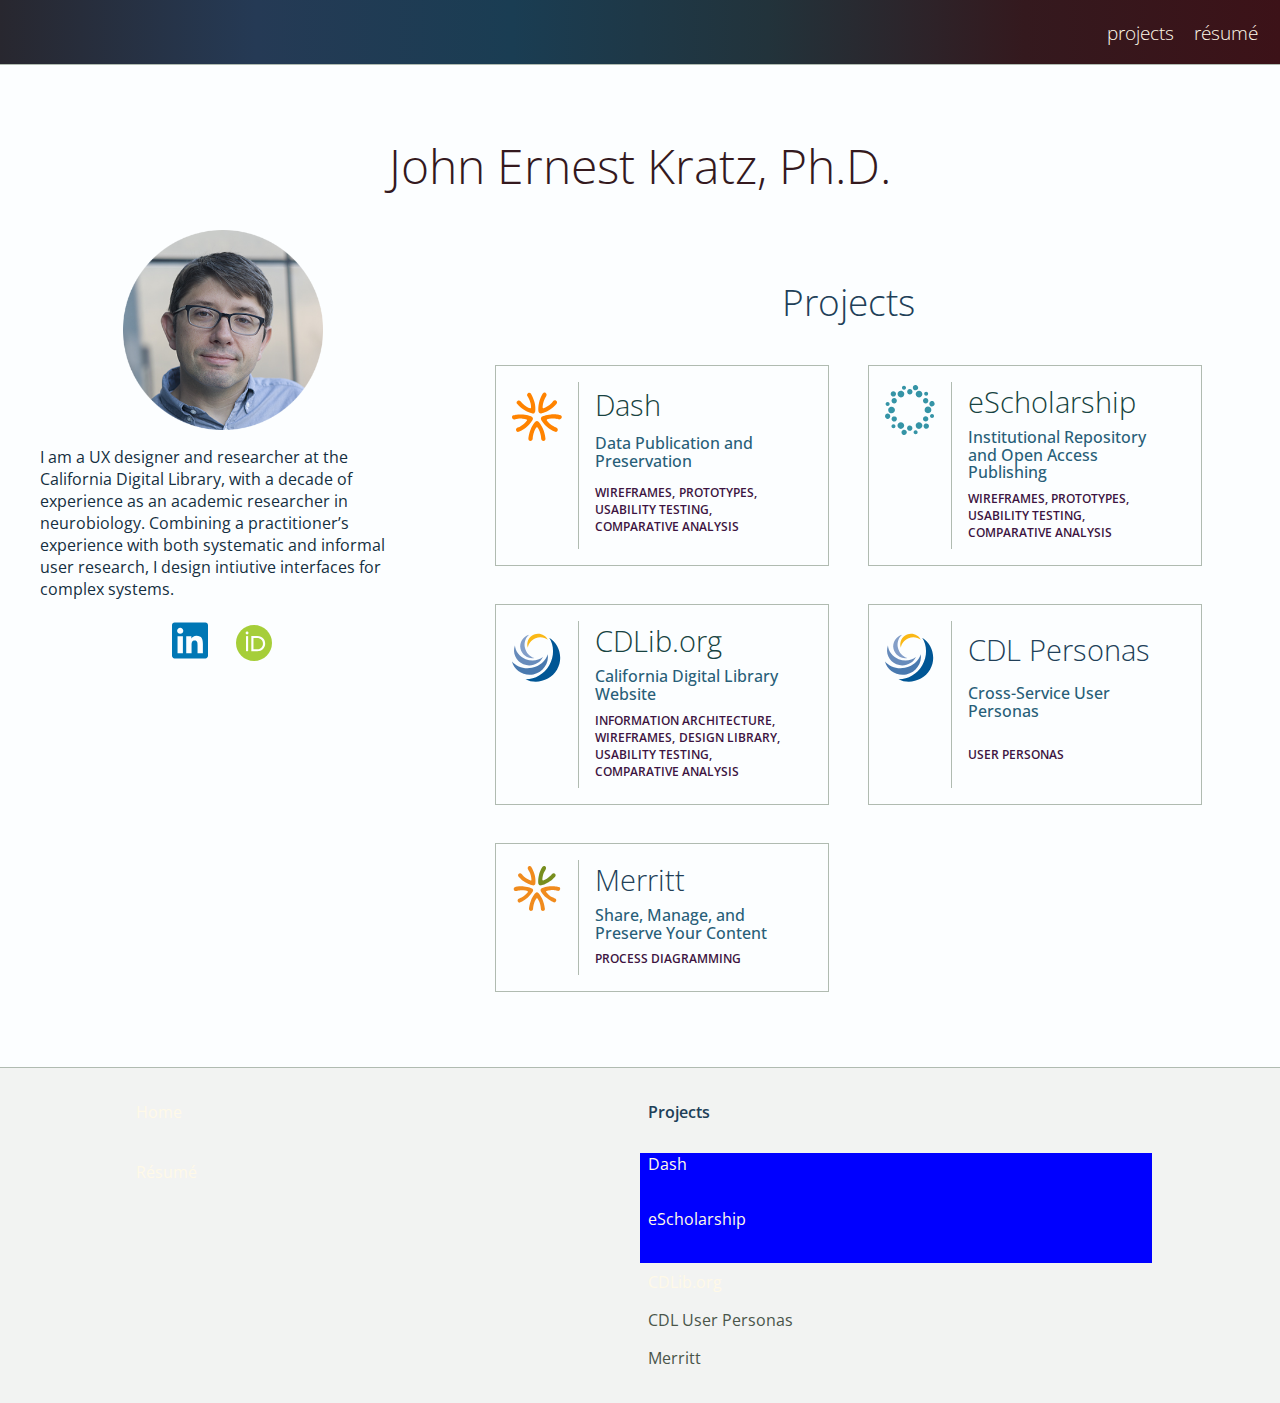
<file: index.html>
<!doctype html>
<html lang="en">
	<head>
		<title>John Kratz</title>
		<meta charset="utf-8">
        <meta name="viewport" content="width=device-width, initial-scale=1.0, user-scalable=yes">
		<link href="https://fonts.googleapis.com/css?family=Open+Sans:300,400,600" rel="stylesheet">
		<link rel="stylesheet" type="text/css" href="css/base_styles.css">
		<link rel="stylesheet" type="text/css" href="css/navbar.css">
        <link rel="stylesheet" type="text/css" href="css/index.css">
<!--        <link rel="stylesheet" type="text/css" href="css/portfolio.css">-->
        <style>

        </style>
	</head>
	<body>
        <nav id="top-nav" role="banner">
            <img src="images/headshot-portrait.jpg" alt="photo of john kratz">
            <a id="site-title" href="index.html">John Kratz, PhD</a>
            <a href="index.html#portfolio">projects</a>
            <a href="resume.html">résumé</a>
		</nav>
		<!-- add content here -->
		<div id="main_container" role="main">
			<h1>John Ernest Kratz, Ph.D.</h1>
			<div id="index-page-container">
            <div id="personal-info">
                <img src="images/headshot.png" alt="photo of john k." id="headshot">
                <p>I am a UX designer and researcher at the California Digital Library, with a decade of experience as an academic researcher in neurobiology. Combining a practitioner’s experience with both systematic and informal user research, I design intiutive interfaces for complex systems.</p>
                <div id="profile-links">
                    <a href="http://www.linkedin.com/in/johnekratz/"><img src="images/icons/linkedin-brands.svg" alt="LinkedIn"></a>
                    <a href="https://orcid.org/0000-0002-9610-5370"><img src="images/icons/ORCIDiD_iconvector.svg" alt="ORCID ID"></a>
                </div>
            </div>

            <div id="portfolio">
				<h2 id="portfolio-title">Projects</h2>
                <div id="projects">
         			<div class="project" id="project-dash">
						<div class="project-logo">
							<img src="images/logos/dash-burst.svg" alt="circular logo made from five orange V shapes">
						</div>
						
						<div class="project-title">
							<h2><a href="dash.html">Dash</a></h2>
						</div>
						
						<div class="project-tagline">
							<p>Data Publication and Preservation</p>
						</div>
						
						<div class="project-skills">
							<ul>
								<li>wireframes,</li>
								<li>prototypes,</li>
								<li>usability testing,</li>
								<li>comparative analysis</li>
							</ul>
						</div>
<!--					</a>-->
						</div>
							<div class="project">
<!--							<a href="escholarship.html">-->

								<div class="project-logo">
									<img src="images/logos/escholarship-burst.svg" alt="circular logo made of blue dots">
								</div>
								<div class="project-title">
									<h2><a href="escholarship.html">eScholarship</a></h2>
								</div>
								<div class="project-tagline">
									<p>Institutional Repository and Open Access Publishing</p>
								</div>
									<div class="project-skills">
										<ul>
											<li>wireframes,</li>
											<li>prototypes,</li>
											<li>usability testing,</li>
											<li>comparative analysis</li>
										</ul>
									</div>
<!--							</a>-->
							</div>
					<div class="project">						
						<div class="project-logo">
							<img src="images/logos/cdl-swirl.svg" alt="circular swirling yellow and blue logo">
						</div>
						
						<div class="project-title">
							<h2><a href="cdlib.html">CDLib.org</a></h2>
						</div>
						
						<div class="project-tagline">
							<p>California Digital Library Website</p>
						</div>
						
						<div class="project-skills">
							<ul>
								<li>information architecture,</li>
								<li>wireframes,</li>
								<li>design library,</li>
								<li>usability testing,</li>
								<li>comparative analysis</li>
							</ul>
						</div>
					</div>
					
					<div class="project">						
						<div class="project-logo">
							<img src="images/logos/cdl-swirl.svg" alt="circular swirling yellow and blue logo">
						</div>

						<div class="project-title">
							<h2>CDL Personas</h2>
						</div>

						<div class="project-tagline">
							<p>Cross-Service User Personas</p>
						</div>

						<div class="project-skills">
							<ul>
								<li>user personas</li>
							</ul>
						</div>
					</div>
                 	<div class="project">						
						<div class="project-logo">
							<img src="images/logos/merritt-burst.svg" alt="circular logo made from five orange V shapes">
						</div>

						<div class="project-title">
							<h2>Merritt</h2>
						</div>

						<div class="project-tagline">
							<p>Share, Manage, and Preserve Your Content</p>
						</div>

						<div class="project-skills">
							<ul>
								<li>process diagramming</li>
							</ul>
						</div>
					</div>
					</div>
				</div>
                </div>
            </div>

	</body>
	<footer>
		<nav id="footer-nav">
			<div>
				<a href="index.html">Home</a>
				<a href="resume.html">Résumé</a>
			</div>
			<div>
				<h2>Projects</h2>
				<div id="footer-project-links">
					<div><a href="dash.html">Dash</a></div>
					<div><a href="escholarship.html">eScholarship</a></div>
					<a href="cdlib.html">CDLib.org</a>
					<a href="">CDL User Personas</a>
					<a href="">Merritt</a>
				</div>
			</div>

		</nav>

	</footer>
</html>
</file>
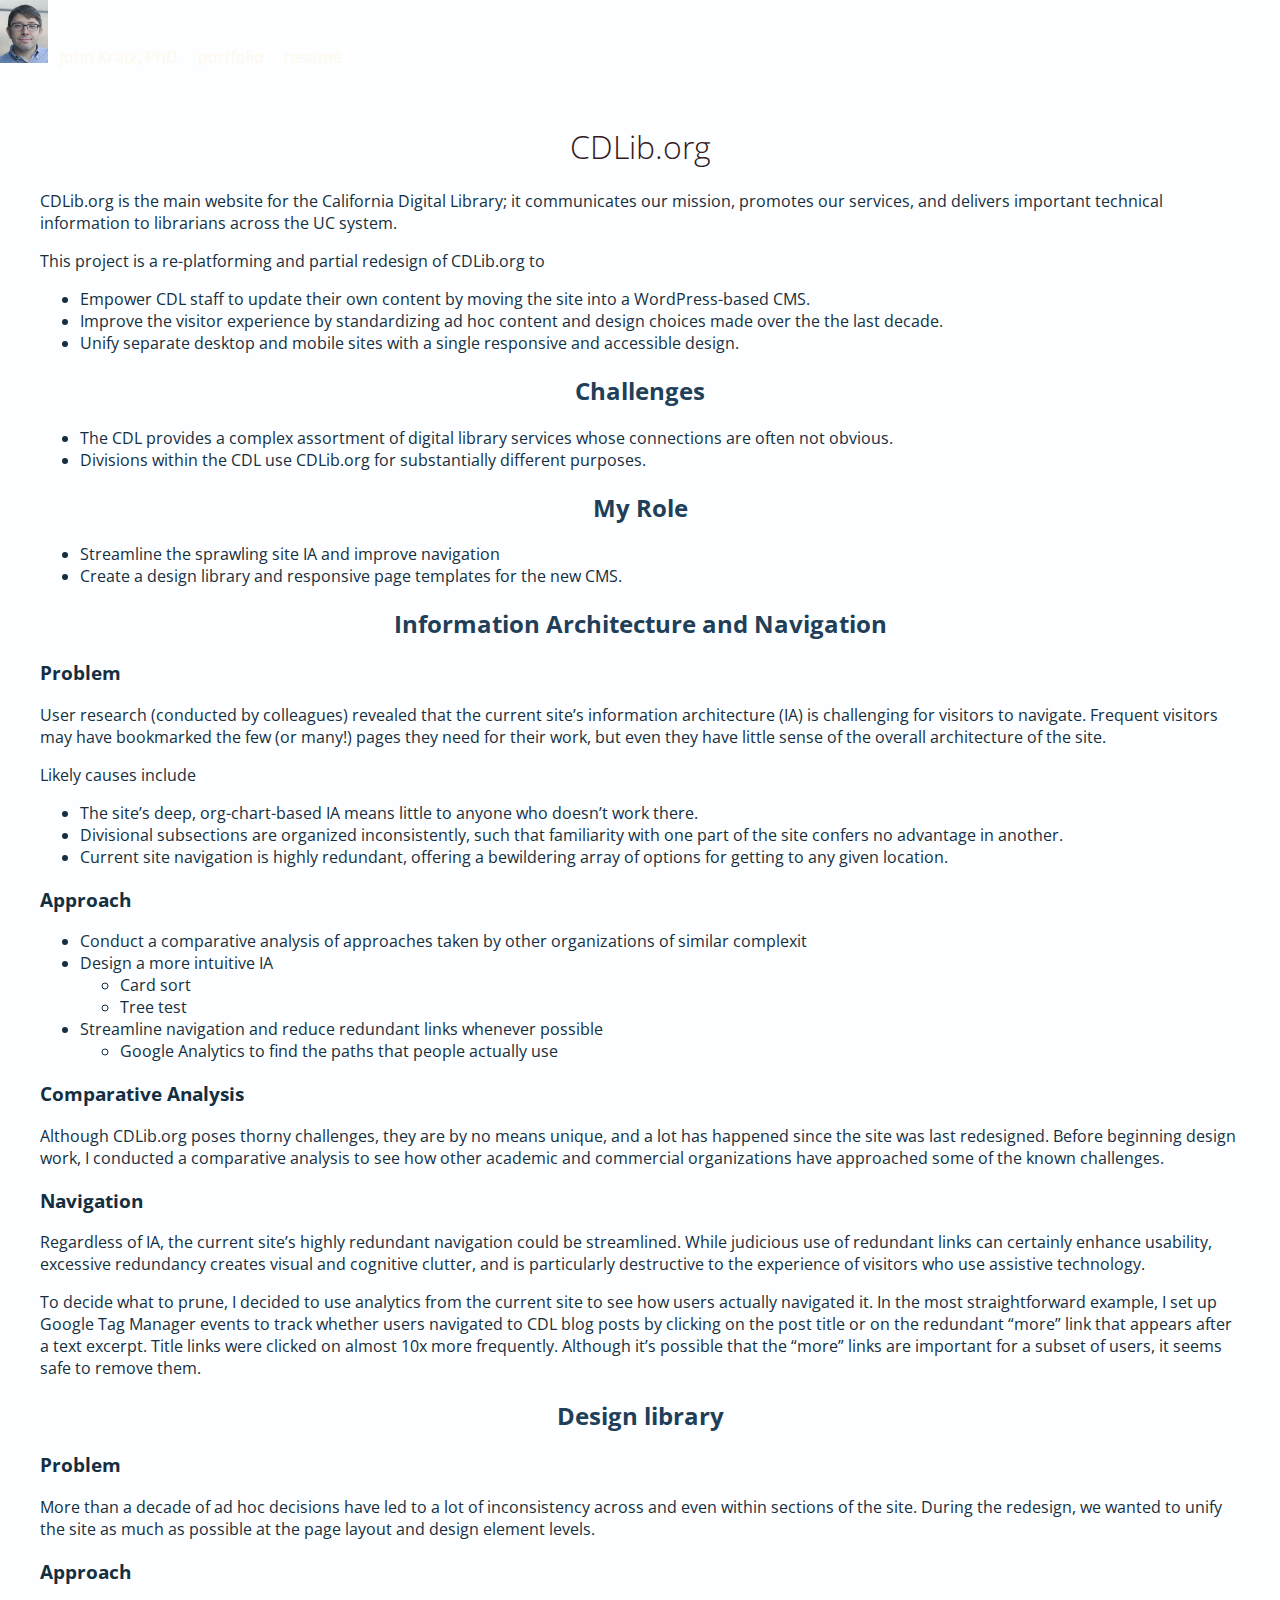
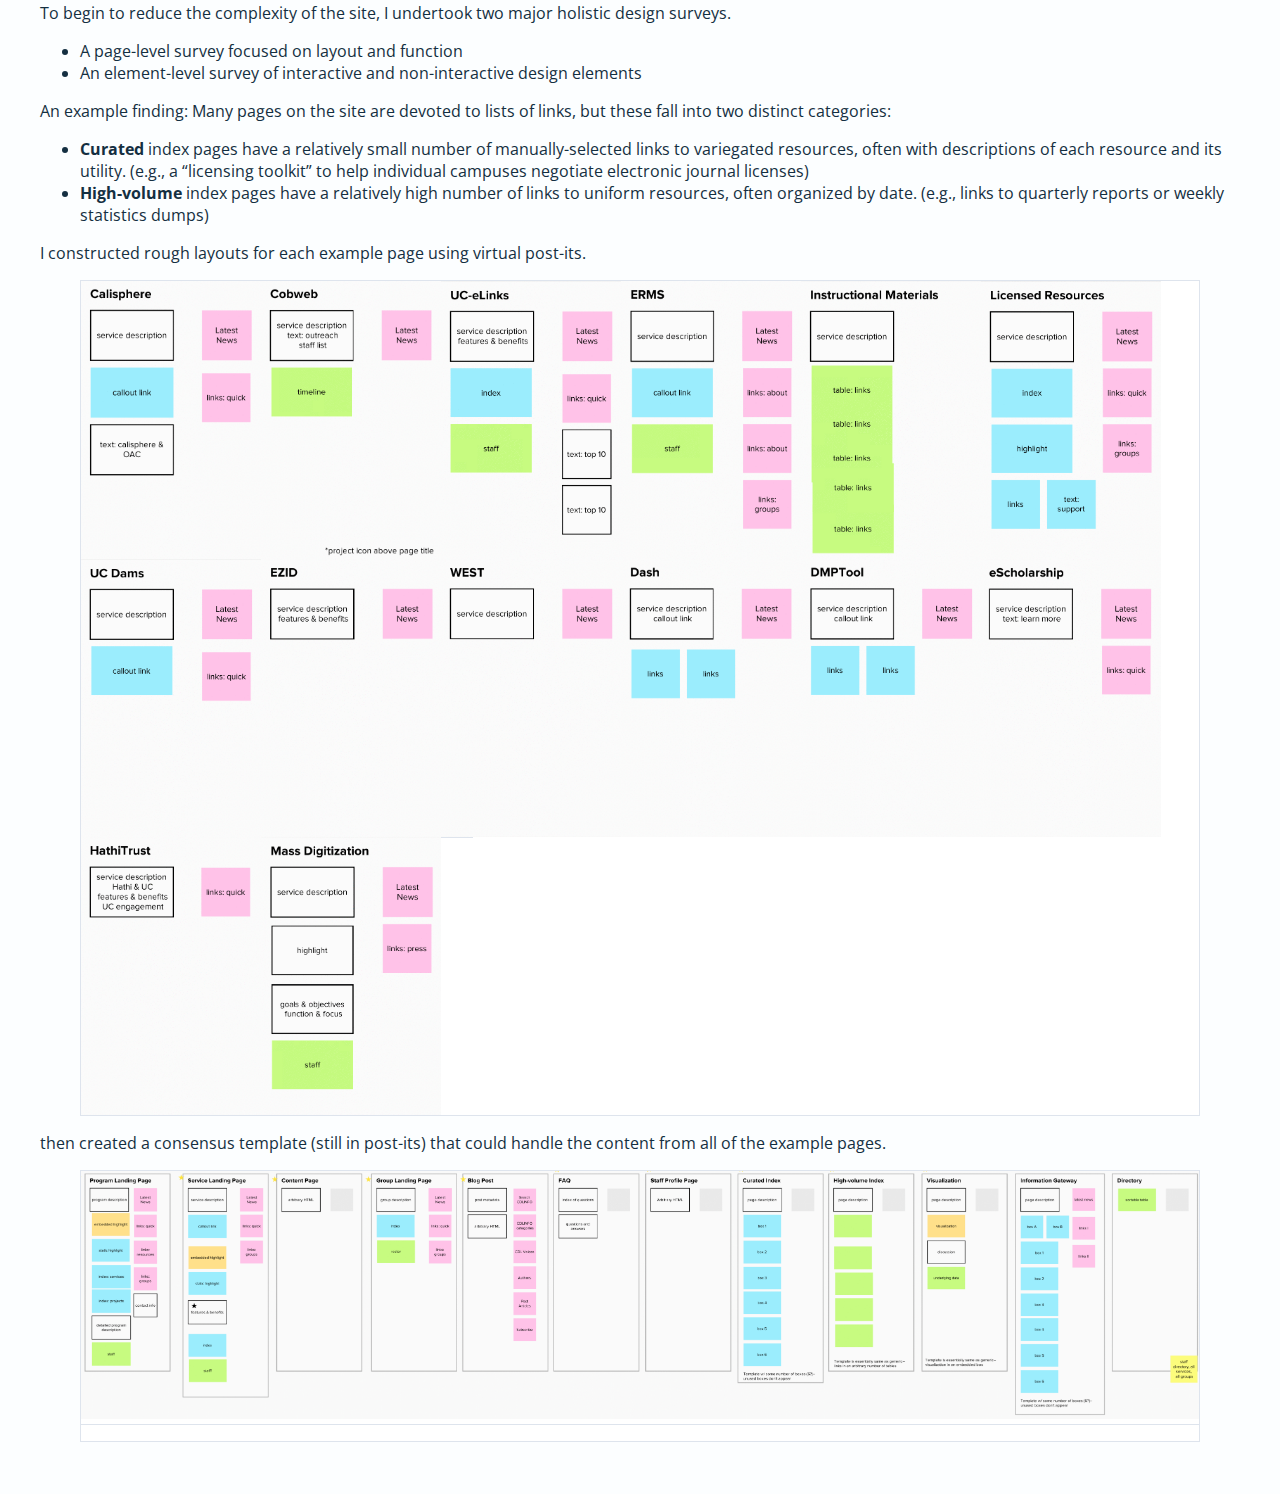
<file: cdlib.html>
<!doctype html>
<html>
	<head>
		<title>CDLib</title>
		<meta charset="utf-8" name="viewport" content="width=device-width, initial-scale=1.0">
		<link href="https://fonts.googleapis.com/css?family=Open+Sans:300,400,600" rel="stylesheet">
		<link rel="stylesheet" type="text/css" href="css/base_styles.css">
		<link rel="stylesheet" type="text/css" href="css/navbar.css">
<!--		<link rel="stylesheet" type="text/css" href="css/secondary_nav.css">-->
        <link rel="stylesheet" type="text/css" href="css/project_page.css">
	</head>
	<body>
        <nav>
            <img src="images/headshot-portrait.jpg" alt="photo of john kratz">
            <a id="site-title" href="index.html">John Kratz, PhD</a>
            <a href="index.html#portfolio">portfolio</a>
            <a href="resume.html">resumé</a>
		</nav>

	<div id="main_container">
		<h1>CDLib.org</h1>
		<p>CDLib.org is the main website for the California Digital Library; it communicates our mission, promotes our services, and delivers important technical information to librarians across the UC system.
		</p>
		
		<p>This project is a re-platforming and partial redesign of CDLib.org to</p>
		<ul>
			<li>Empower CDL staff to update their own content by moving the site into a WordPress-based CMS.</li>
			<li>Improve the visitor experience by standardizing ad hoc content and design choices made over the the last decade.</li>
			<li>Unify separate desktop and mobile sites with a single responsive and accessible design.</li>
		</ul>
		<h2>Challenges</h2>
		<ul>
			<li>The CDL provides a complex assortment of digital library services whose connections are often not obvious.</li>
			<li>Divisions within the CDL use CDLib.org for substantially different purposes.
			</li>
		</ul>
		<h2>My Role</h2>
		<ul>
			<li>Streamline the sprawling site IA and improve navigation</li>
			<li>Create a design library and responsive page templates for the new CMS.</li>
		</ul>
		<h2>Information Architecture and Navigation</h2>
		<h3>Problem</h3>
		<p>User research (conducted by colleagues) revealed that the current site’s information architecture (IA) is challenging for visitors to navigate. Frequent visitors may have bookmarked the few (or many!) pages they need for their work, but even they have little sense of the overall architecture of the site.</p>

		<p>Likely causes include</p>
		<ul>
			<li>The site’s deep, org-chart-based IA means little to anyone who doesn’t work there.</li>
			<li>Divisional subsections are organized inconsistently, such that familiarity with one part of the site confers no advantage in another.</li>
			<li>Current site navigation is highly redundant, offering a bewildering array of options for getting to any given location.</li>
		</ul>

		<h3>Approach</h3>
		<ul>
			<li>Conduct a comparative analysis of approaches taken by other organizations of similar complexit</li>
			<li>Design a more intuitive IA
				<ul>
					<li>Card sort</li>
					<li>Tree test</li>
				</ul>
			</li>
			<li>Streamline navigation and reduce redundant links whenever possible
				<ul>
					<li>Google Analytics to find the paths that people actually use
					</li>
				</ul>
			</li>
		</ul>
		<h3>Comparative Analysis</h3>
		<p>Although CDLib.org poses thorny challenges, they are by no means unique, and a lot has happened since the site was last redesigned. Before beginning design work, I conducted a comparative analysis to see how other academic and commercial organizations have approached some of the known challenges.</p>
		<h3>Navigation</h3>
		<p>Regardless of IA, the current site’s highly redundant navigation could be streamlined. While judicious use of redundant links can certainly enhance usability, excessive redundancy creates visual and cognitive clutter, and is particularly destructive to the experience of visitors who use assistive technology.</p>
		<p>To decide what to prune, I decided to use analytics from the current site to see how users actually navigated it. In the most straightforward example, I set up Google Tag Manager events to track whether users navigated to CDL blog posts by clicking on the post title or on the redundant “more” link that appears after a text excerpt. Title links were clicked on almost 10x more frequently. Although it’s possible that the “more” links are important for a subset of users, it seems safe to remove them.</p>
		<h2>Design library</h2>
		<h3>Problem</h3>
		<p>More than a decade of ad hoc decisions have led to a lot of inconsistency across and even within sections of the site. During the redesign, we wanted to unify the site as much as possible at the page layout and design element levels.</p>
		<h3>Approach</h3>
		<p>To begin to reduce the complexity of the site, I undertook two major holistic design surveys.</p>
		<ul>
			<li>A page-level survey focused on layout and function</li>
			<li>An element-level survey of interactive and non-interactive design elements
			</li>
		</ul>
		<p>An example finding: Many pages on the site are devoted to lists of links, but these fall into two distinct categories:</p>
		<ul>
			<li><strong>Curated</strong> index pages have a relatively small number of manually-selected links to variegated resources, often with descriptions of each resource and its utility. (e.g., a “licensing toolkit” to help individual campuses negotiate electronic journal licenses)
			</li>
			<li><strong>High-volume</strong> index pages have a relatively high number of links to uniform resources, often organized by date. (e.g., links to quarterly reports or weekly statistics dumps)
			</li>
		</ul>
		<p>I constructed rough layouts for each example page using virtual post-its.</p> 
		<figure class="page-flow">
			
<!--			<img src="images/cdlib/service-layout-inventory-square.png">-->
			<img src="images/cdlib/postit-calisphere.png">
			<img src="images/cdlib/postit-cobweb.png">
			<img src="images/cdlib/posit-elinks.png">
			<img src="images/cdlib/posit-erms.png">
			<img src="images/cdlib/posit-instructionalmaterials.png">
			<img src="images/cdlib/posit-licensedresources.png">
			<img src="images/cdlib/posit-UCDAMS.png">
			<img src="images/cdlib/postit-ezid.png">
			<img src="images/cdlib/posit-west.png">
			<img src="images/cdlib/postit-dash.png">
			<img src="images/cdlib/postit-dmptool.png">
			<img src="images/cdlib/postit-escholarship.png">
			<img src="images/cdlib/postit-hathitrust.png">
			<img src="images/cdlib/postit-massdig.png">
			
			
			<figcaption></figcaption>
		</figure>
		<p>then created a consensus template (still in post-its)  that could handle the content from all of the example pages.</p>
		<figure>
			<img src="images/cdlib/cdlib-template.png">
			<figcaption></figcaption>
		</figure>
		
	</div>
	</body>
</html>
</file>
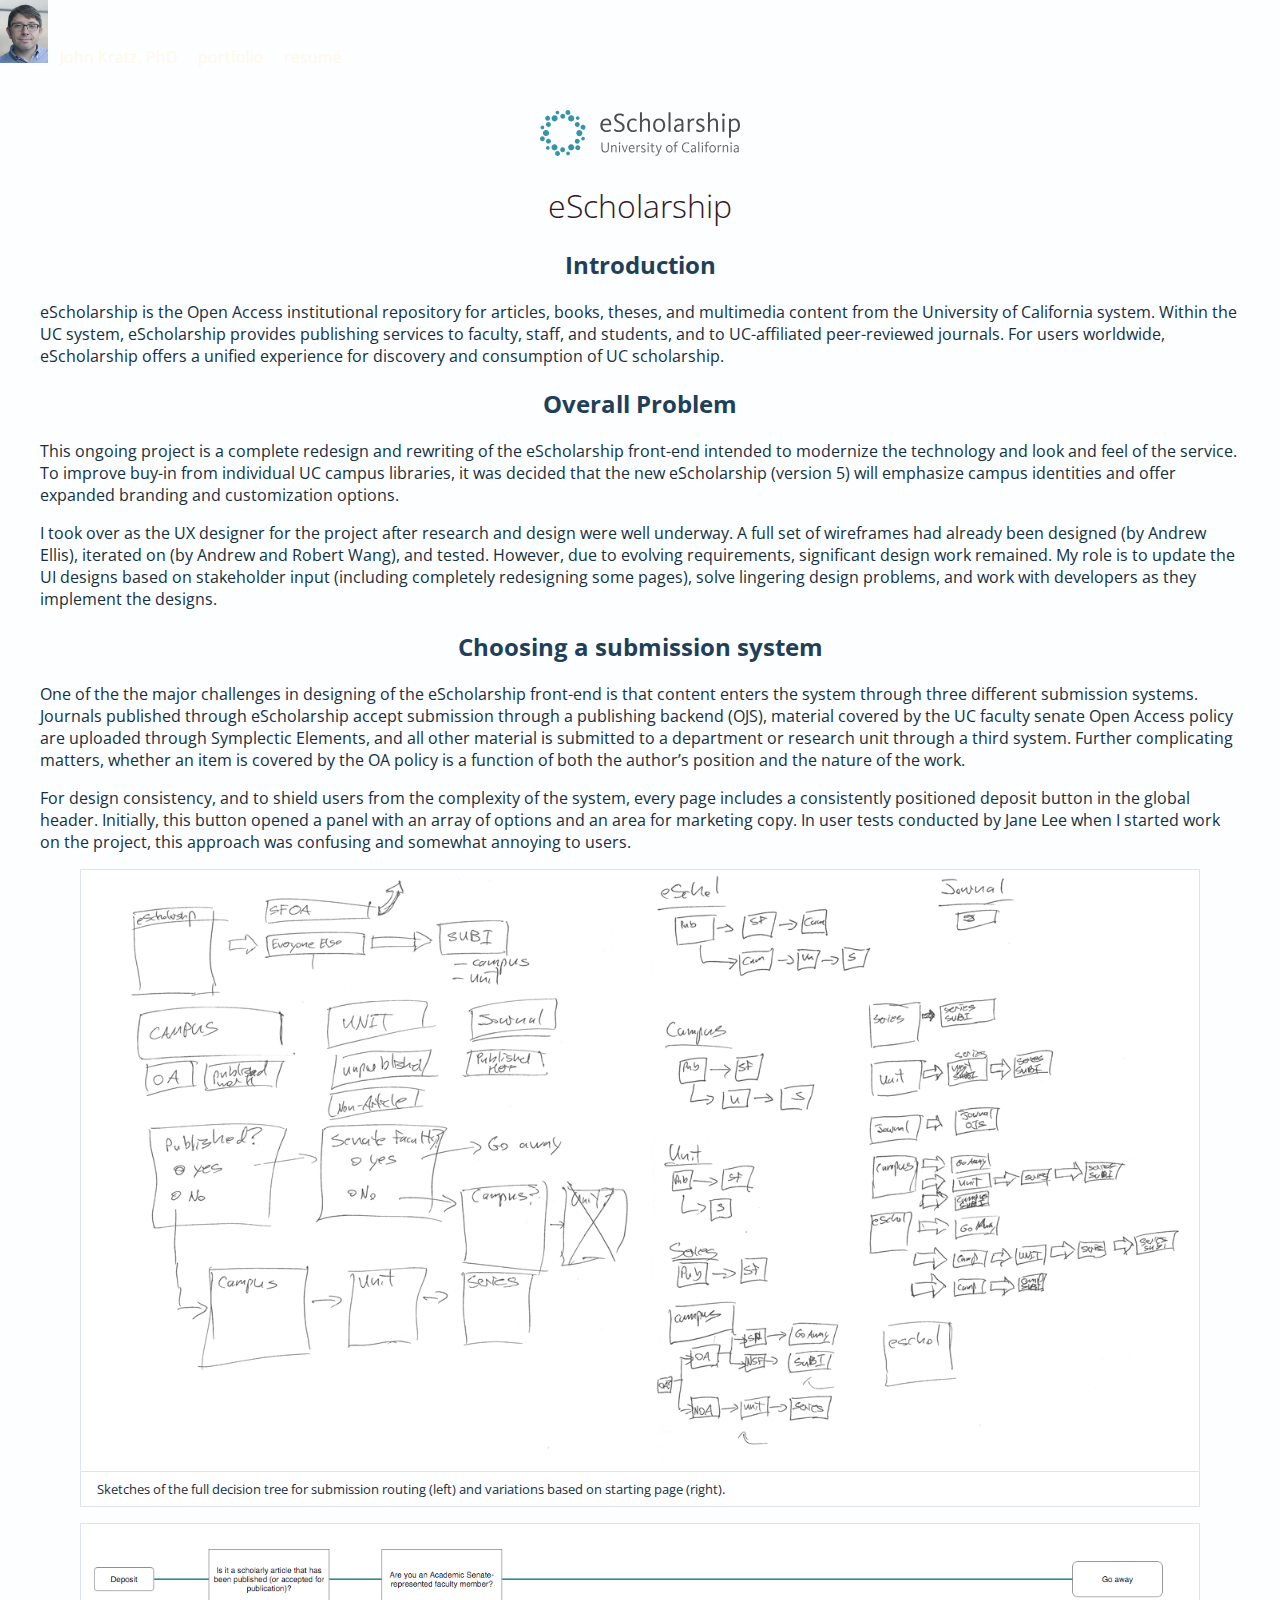
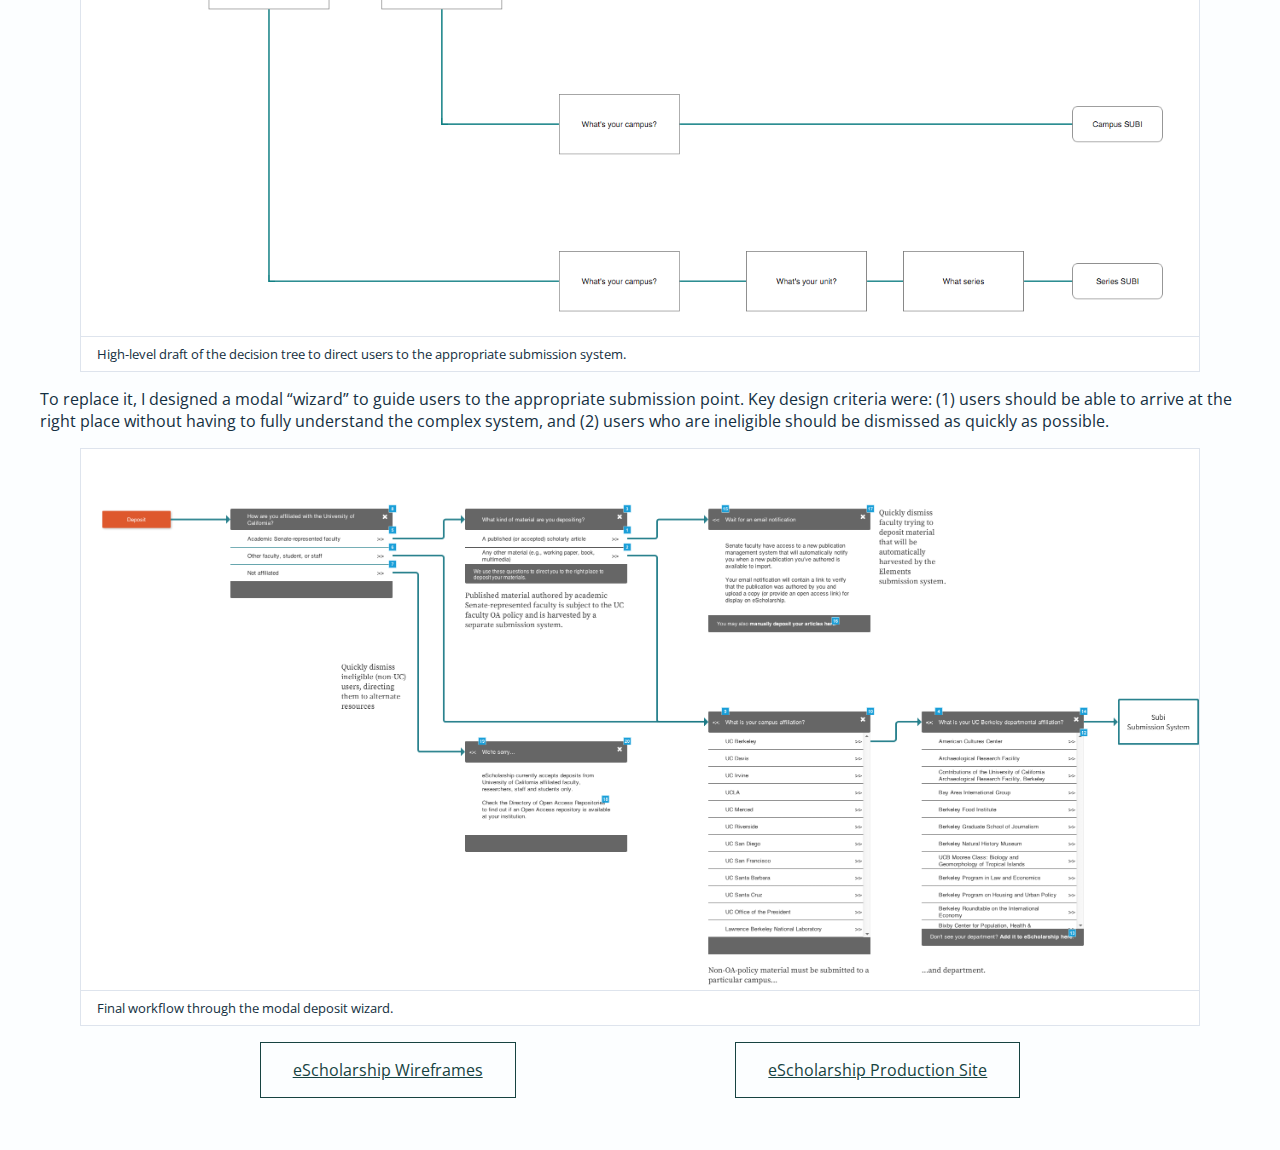
<file: escholarship.html>
<!doctype html>
<html>
	<head>
		<title>eScholarship</title>
		<meta charset="utf-8" name="viewport" content="width=device-width, initial-scale=1.0">
		<link href="https://fonts.googleapis.com/css?family=Open+Sans:300,400,600" rel="stylesheet">
		<link rel="stylesheet" type="text/css" href="css/base_styles.css">
		<link rel="stylesheet" type="text/css" href="css/navbar.css">
<!--		<link rel="stylesheet" type="text/css" href="css/secondary_nav.css">-->
        <link rel="stylesheet" type="text/css" href="css/project_page.css">
	</head>
	<body>
        <nav>
            <img src="images/headshot-portrait.jpg" alt="photo of john kratz">
            <a id="site-title" href="index.html">John Kratz, PhD</a>
            <a href="index.html#portfolio">portfolio</a>
            <a href="resume.html">resumé</a>
		</nav>
		<!-- add content here -->
		<div id="main_container">
            
            <img class="project-logo" src="images/logos/escholarship_logo.svg" alt="eScholarship">
            
            <h1>eScholarship</h1>
            
            <h2>Introduction</h2>
            
            <p>eScholarship is the Open Access institutional repository for articles, books, theses, and multimedia content from the University of California system. Within the UC system, eScholarship provides publishing services to faculty, staff, and students, and to UC-affiliated peer-reviewed journals. For users worldwide, eScholarship offers a unified experience for discovery and consumption of UC scholarship.</p>

            <h2>Overall Problem</h2>
            
            <p>This ongoing project is a complete redesign and rewriting of the eScholarship front-end intended to modernize the technology and look and feel of the service. To improve buy-in from individual UC campus libraries, it was decided that the new eScholarship (version 5) will emphasize campus identities and offer expanded branding and customization options.</p>

            <p>I took over as the UX designer for the project after research and design were well underway. A full set of wireframes had already been designed (by Andrew Ellis), iterated on (by Andrew and Robert Wang), and tested. However, due to evolving requirements, significant design work remained. My role is to update the UI designs based on stakeholder input (including completely redesigning some pages), solve lingering design problems, and work with developers as they implement the designs.</p>

            <h2>Choosing a submission system</h2>

            <p>One of the the major challenges in designing of the eScholarship front-end is that content enters the system through three different submission systems. Journals published through eScholarship accept submission through a publishing backend (OJS), material covered by the UC faculty senate Open Access policy are uploaded through Symplectic Elements, and all other material is submitted to a department or research unit through a third system. Further complicating matters, whether an item is covered by the OA policy is a function of both the author’s position and the nature of the work.</p>

            <p>For design consistency, and to shield users from the complexity of the system, every page includes a consistently positioned deposit button in the global header. Initially, this button opened a panel with an array of options and an area for marketing copy. In user tests conducted by Jane Lee when I started work on the project, this approach was confusing and somewhat annoying to users. </p>


            <figure>
                <img src="images/escholarship/deposit_worklfow_sketch.png" alt="hand drawn workflow diagram">
                <figcaption>Sketches of the full decision tree for submission routing (left) and variations based on starting page (right).</figcaption>
            </figure>
            
         
            <figure>
                <img src="images/escholarship/deposit_routing_outline.png" alt="high-level decision tree draft">
                <figcaption>High-level draft of the decision tree to direct users to the appropriate submission system.</figcaption>
            </figure>

            <p>To replace it, I designed a modal “wizard” to guide users to the appropriate submission point. Key design criteria were: (1) users should be able to arrive at the right place without having to fully understand the complex system, and (2) users who are ineligible should be dismissed as quickly as possible.</p>
            
           <figure>
                <img src="images/escholarship/deposit_routing_complete.png" alt="final submission wizard workflow">
                <figcaption>Final workflow through the modal deposit wizard.</figcaption>
            </figure>
            
            <div class="primary-link-area">
                <a href="http://c1uige.axshare.com/">eScholarship Wireframes</a>
                <a href="http://escholarship.org">eScholarship Production Site</a>
            </div>
 
        </div>
    </body>
</html>
</file>
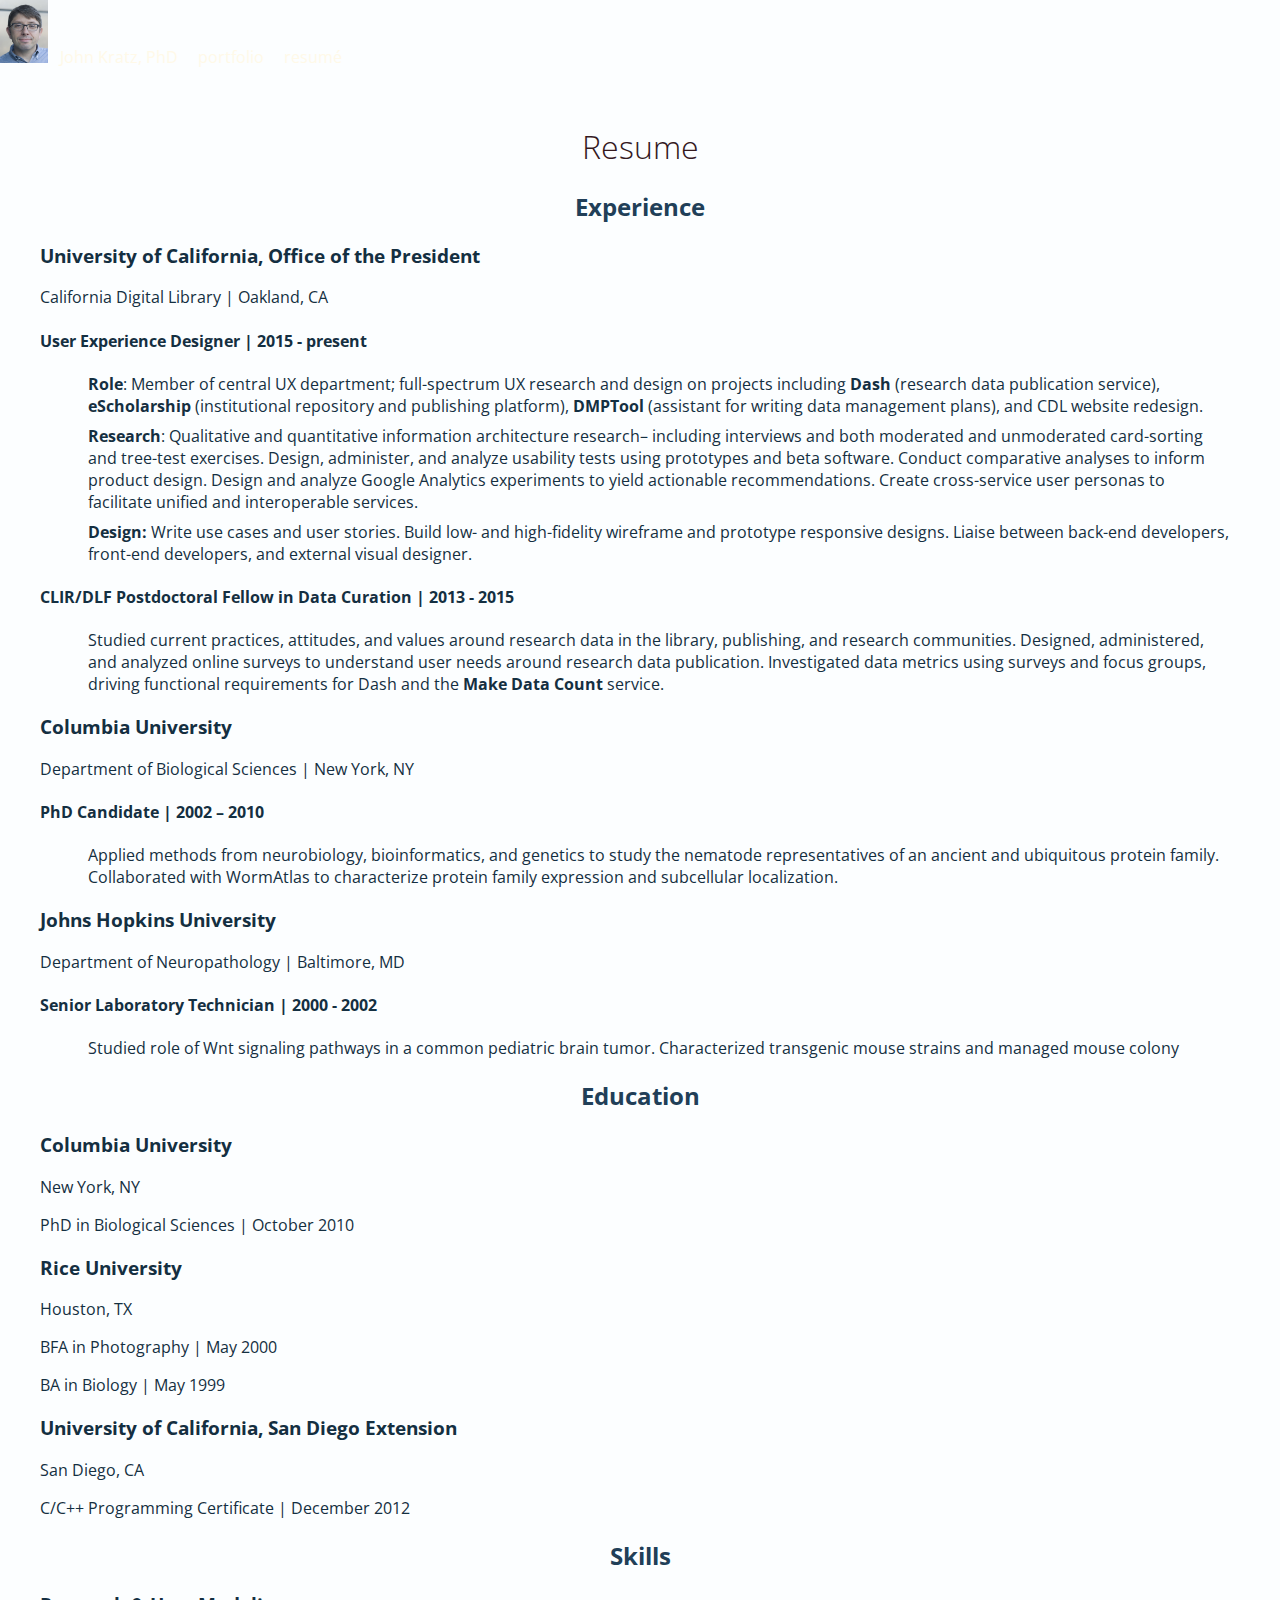
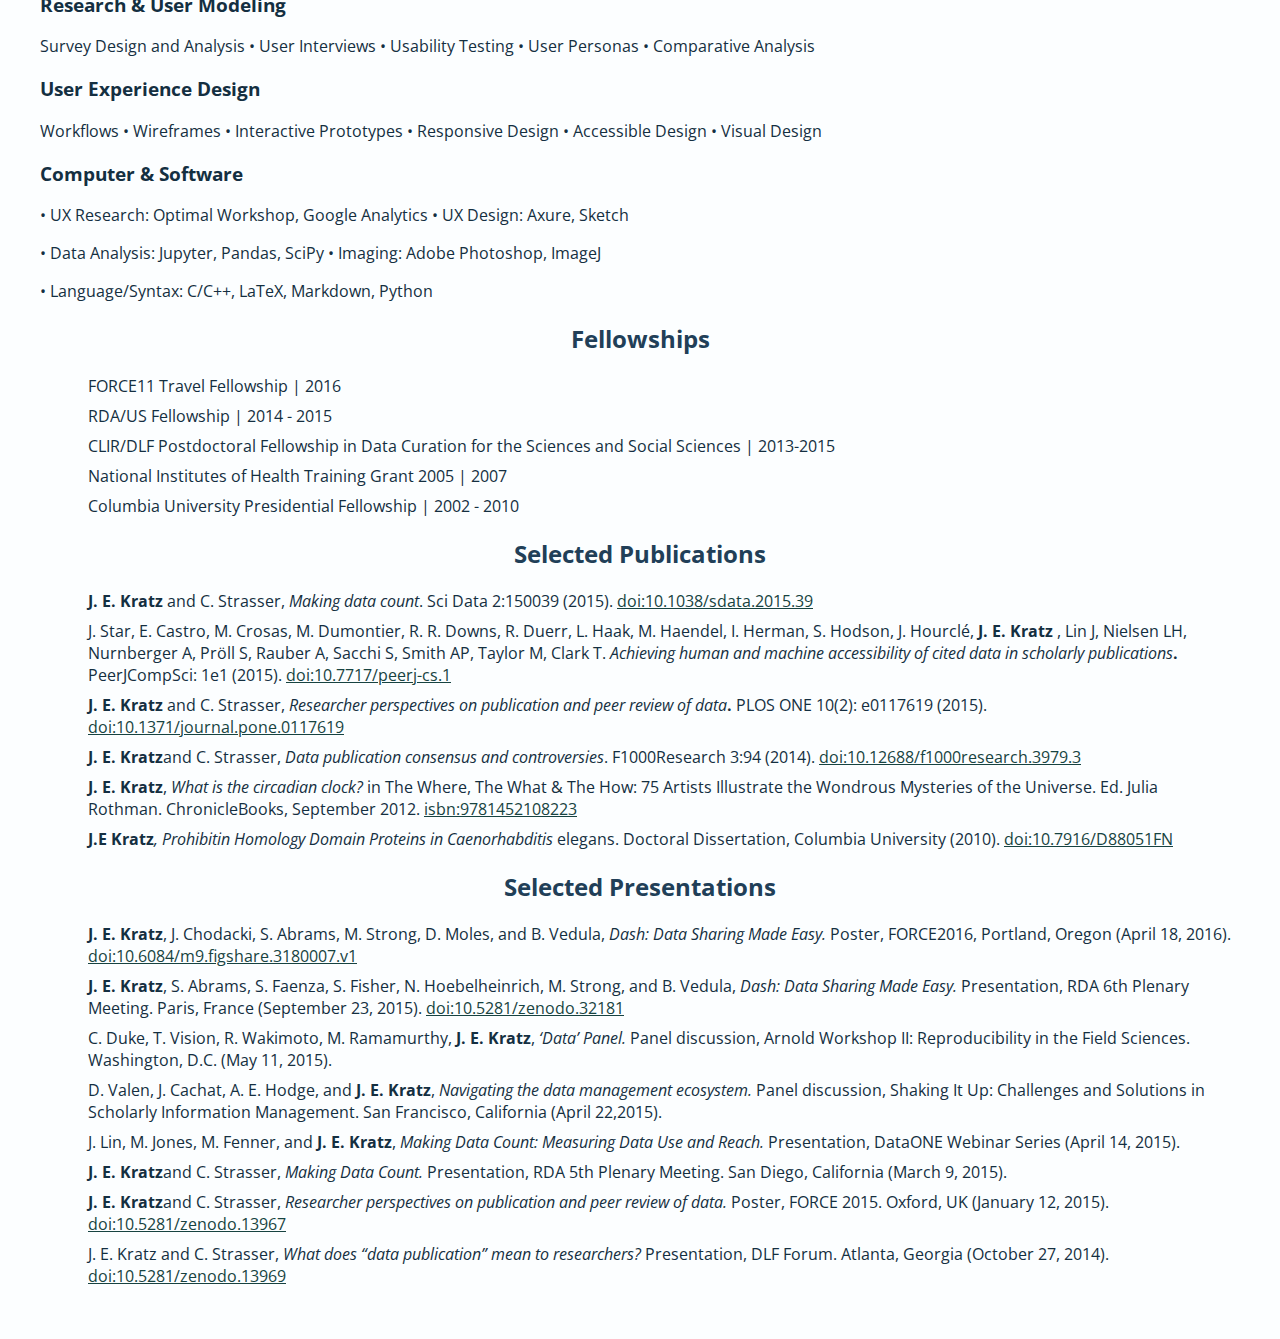
<file: resume.html>
<!doctype html>
<html lang="en">
<head>
    <title>Resume: John Kratz</title>
    <meta charset="utf-8">
    <meta name="viewport" content="width=device-width, initial-scale=1.0, user-scalable=yes">
    <link href="https://fonts.googleapis.com/css?family=Open+Sans:300,400,600" rel="stylesheet">
    <link rel="stylesheet" type="text/css" href="css/base_styles.css">
    <link rel="stylesheet" type="text/css" href="css/navbar.css">
    <link rel="stylesheet" type="text/css" href="css/resume.css">

</head>
     <nav>
        <img src="images/headshot-portrait.jpg" alt="photo of john kratz">
        <a id="site-title" href="index.html">John Kratz, PhD</a>
        <a href="index.html#portfolio">portfolio</a>
        <a href="resume.html">resumé</a>
    </nav>
<body>
<div id="main_container">
<h1>Resume</h1>
<div>
<h2>Experience</h2>
    <h3>University of California, Office of the President</h3>
    <p>California Digital Library | Oakland, CA</p>
    <h4>User Experience Designer | 2015 - present</h4>
        <ul>
            <li><strong>Role</strong>: Member of central UX department; full-spectrum UX research and design on projects including <strong>Dash</strong> (research data publication service), <strong>eScholarship</strong> (institutional repository and publishing platform), <strong>DMPTool</strong> (assistant for writing data management plans), and CDL website redesign.</li>
            <li><strong>Research</strong>: Qualitative and quantitative information architecture research&ndash; including interviews and both moderated and unmoderated card-sorting and tree-test exercises. Design, administer, and analyze usability tests using prototypes and beta software. Conduct comparative analyses to inform product design. Design and analyze Google Analytics experiments to yield actionable recommendations. Create cross-service user personas to facilitate unified and interoperable services.</li>
            <li><strong>Design: </strong>Write use cases and user stories. Build low- and high-fidelity wireframe and prototype responsive designs. Liaise between back-end developers, front-end developers, and external visual designer.</li>
        </ul>
    <h4>CLIR/DLF Postdoctoral Fellow in Data Curation | 2013 - 2015</h4>
            <ul><li>Studied current practices, attitudes, and values around research data in the library, publishing, and research communities. Designed, administered, and analyzed online surveys to understand user needs around research data publication. Investigated data metrics using surveys and focus groups, driving functional requirements for Dash and the <strong>Make Data Count </strong>service.</li></ul>
    <h3>Columbia University</h3>
    <p>Department of Biological Sciences | New York, NY</p>
        <h4>PhD Candidate | 2002 &ndash; 2010</h4>
        <ul><li>Applied methods from neurobiology, bioinformatics, and genetics to study the nematode representatives of an ancient and ubiquitous protein family. Collaborated with WormAtlas to characterize protein family expression and subcellular localization.</li></ul>
    <h3>Johns Hopkins University</h3>
    <p>Department of Neuropathology | Baltimore, MD</p>
    <h4>Senior Laboratory Technician | 2000 - 2002</h4>
        <ul><li>Studied role of Wnt signaling pathways in a common pediatric brain tumor. Characterized transgenic mouse strains and managed mouse colony</li></ul>
<h2>Education</h2>
    <h3>Columbia University</h3>
        <p>New York, NY</p>
        <p>PhD in Biological Sciences | October 2010</p>
    <h3>Rice University</h3>
        <p>Houston, TX</p>
        <p>BFA in Photography | May 2000</p>
        <p>BA in Biology | May 1999</p>
    <h3>University of California, San Diego Extension</h3>
        <p>San Diego, CA</p>
        <p>C/C++ Programming Certificate | December 2012</p>
<h2>Skills</h2>
<h3>Research &amp; User Modeling</h3>
<p>Survey Design and Analysis &bull; User Interviews &bull; Usability Testing &bull; User Personas &bull; Comparative Analysis</p>
<h3>User Experience Design</h3>
<p>Workflows &bull; Wireframes &bull; Interactive Prototypes &bull; Responsive Design &bull; Accessible Design &bull; Visual Design</p>
<h3>Computer &amp; Software</h3>
<p>&bull; UX Research: Optimal Workshop, Google Analytics &bull; UX Design: Axure, Sketch</p>
<p>&bull; Data Analysis: Jupyter, Pandas, SciPy &bull; Imaging: Adobe Photoshop, ImageJ</p>
<p>&bull; Language/Syntax: C/C++, LaTeX, Markdown, Python</p>
</div>
<!--
<div>
<h2>AFFILIATIONS &amp; SERVICE</h2>
<p>Berkeley Institute for Data Science | 2015 - present</p>
<p>Future of Research Communications and e-Scholarship (FORCE11) | 2014 - present</p>
<p>Data Citation Implementation WG | 2014 - present</p>
<p>Software Citation WG Research Data Alliance (RDA) | 2014 - present</p>
<p>Co-Chair, Data Bibliometrics WG</p>
<p>Electronic Frontier Foundation | 2008 - present</p>
</div>
-->
<div>
<h2>Fellowships</h2>
<ul>
    <li>FORCE11 Travel Fellowship | 2016</li>
    <li>RDA/US Fellowship | 2014 - 2015</li>
    <li>CLIR/DLF Postdoctoral Fellowship in Data Curation for the Sciences and Social Sciences | 2013-2015</li>
    <li>National Institutes of Health Training Grant 2005 | 2007</li>
    <li>Columbia University Presidential Fellowship | 2002 - 2010</li>
</ul>
</div>
<div>
<h2>Selected Publications</h2>
    <ul>
        <li><strong>J. E. Kratz</strong> and C. Strasser, <em>Making data count</em>. Sci Data 2:150039 (2015). <a href="http://dx.doi.org/10.1038/sdata.2015.39">doi:10.1038/sdata.2015.39</a></li>
        <li>J. Star, E. Castro, M. Crosas, M. Dumontier, R. R. Downs, R. Duerr, L. Haak, M. Haendel, I. Herman, S. Hodson, J. Hourclé, <strong>J. E. Kratz </strong>, Lin J, Nielsen LH, Nurnberger A, Pröll S, Rauber A, Sacchi S, Smith AP, Taylor M, Clark T. <em>Achieving human and machine accessibility of cited data in scholarly publications</em><strong>. </strong>PeerJCompSci: 1e1 (2015). <a href="http://dx.doi.org/10.7717/peerj-cs.1">doi:10.7717/peerj-cs.1</a></li>
        <li><strong>J. E. Kratz</strong> and C. Strasser, <em>Researcher perspectives on publication and peer review of data</em><strong>. </strong>PLOS ONE 10(2): e0117619 (2015). <a href="http://dx.doi.org/journal.pone.0117619">doi:10.1371/journal.pone.0117619</a></li>
        <li><strong>J. E. Kratz</strong>and C. Strasser, <em>Data publication consensus and controversies</em>. F1000Research 3:94 (2014). <a href="http://dx.doi.org/10.12688/f1000research.3979.3">doi:10.12688/f1000research.3979.3</a></li>
        <li><strong>J. E. Kratz</strong>, <em>What is the circadian clock?</em> in The Where, The What &amp; The How: 75 Artists Illustrate the Wondrous Mysteries of the Universe. Ed. Julia Rothman. ChronicleBooks, September 2012.  <a href="https://www.chroniclebooks.com/titles/the-where-the-why-and-the-how.html">isbn:9781452108223</a></li>
        <li><strong>J.E Kratz</strong><em>, Prohibitin Homology Domain Proteins in Caenorhabditis</em> elegans. Doctoral Dissertation, Columbia University (2010). <a href="http://dx.doi.org/10.7916/D88051FN">doi:10.7916/D88051FN</a></li>
    </ul>
<h2>Selected Presentations</h2>
    <ul>
        <li><strong>J. E. Kratz</strong>, J. Chodacki, S. Abrams, M. Strong, D. Moles, and B. Vedula, <em>Dash: Data Sharing Made Easy.</em> Poster, FORCE2016, Portland, Oregon (April 18, 2016). <a href="http://dx.doi.org/10.6084/m9.figshare.3180007.v1">doi:10.6084/m9.figshare.3180007.v1</a></li>
        <li><strong>J. E. Kratz</strong>, S. Abrams, S. Faenza, S. Fisher, N. Hoebelheinrich, M. Strong, and B. Vedula, <em>Dash: Data Sharing Made Easy.</em> Presentation, RDA 6th Plenary Meeting. Paris, France (September 23, 2015). <a href="http://dx.doi.org/10.5281/zenodo.32181">doi:10.5281/zenodo.32181</a></li>
        <li>C. Duke, T. Vision, R. Wakimoto, M. Ramamurthy, <strong>J. E. Kratz</strong>, <em>&lsquo;Data&rsquo; Panel.</em> Panel discussion, Arnold Workshop II: Reproducibility in the Field Sciences. Washington, D.C. (May 11, 2015).</li>
        <li>D. Valen, J. Cachat, A. E. Hodge, and <strong>J. E. Kratz</strong>, <em>Navigating the data management ecosystem.</em> Panel discussion, Shaking It Up: Challenges and Solutions in Scholarly Information Management. San Francisco, California (April 22,2015).</li>
        <li>J. Lin, M. Jones, M. Fenner, and <strong>J. E. Kratz</strong>, <em>Making Data Count: Measuring Data Use and Reach. </em>Presentation, DataONE Webinar Series (April 14, 2015).</li>
        <li><strong>J. E. Kratz</strong>and C. Strasser, <em>Making Data Count.</em> Presentation, RDA 5th Plenary Meeting. San Diego, California (March 9, 2015).</li>
        <li><strong>J. E. Kratz</strong>and C. Strasser, <em>Researcher perspectives on publication and peer review of data.</em> Poster, FORCE 2015. Oxford, UK (January 12, 2015). <a href="http://dx.doi.org/10.5281/zenodo.13967">doi:10.5281/zenodo.13967</a></li>
        <li>J. E. Kratz and C. Strasser, <em>What does &ldquo;data publication&rdquo; mean to researchers?</em> Presentation, DLF Forum. Atlanta, Georgia (October 27, 2014). <a href="http://dx.doi.org/10.5281/zenodo.13969">doi:10.5281/zenodo.13969</a></li>
        </ul>
    </div>
</div>
    
</body>

</html>
</file>
<file: css/base_styles.css>
* {
	font-family: "Open Sans", sans-serif;
}

body {
	margin: 0;
    background-color: #fcfeff;
    color: #142F41;
}



a {
	color: #174341;
}

h1 {
	text-align: center;
    font-weight: 300;
	font-size: 2em;
	color: #34191e;
}

h2 {
    text-align: center;
    color: #213F58;
}

img {
	width: 100%;
}


figure {
	border: 1px solid #dee4ed;
	background-color: white;
}

figcaption {
	padding: 8px 16px;
	font-size: 0.8em;
    border-top: 1px solid #dee4ed;
}

#main_container {
    max-width: 1200px;
	padding: 36px;
    margin: 0 auto;
}

#skill_list {
	text-align: center;
}

/*FOOTER STYLES*/


footer {
	color: #4A554A;
	background-color: #F2F3F2;
	border-top: 1px solid #b0bbb1;
	padding: 2vw 10vw;
}


#footer-nav {
	display: flex;
	flex-direction: row;
}

#footer-nav div {
	display: flex;
	flex: 50%;
	flex-direction: column;
}

#footer-project-links {
	display: grid;
	grid-auto-columns: 1fr 1fr;
	grid-auto-flow: row;

}


#footer-project-links div {
	display: inline-block;
	background-color: blue;
}


footer h2 {
	height: 44px;
	margin: 0;
	padding: 8px;
	text-align: left;
	font-size: 1em;
	font-weight: 600;
}



footer a {
	height: 44px;
	color: #4A554A;
	text-decoration: none;
}

#footer-primary-links a {
	font-weight: 600;
}

footer a:visited {
	color: #4A554A;
}

footer a:hover {
	text-decoration: underline;
}
</file>
<file: css/navbar.css>
nav#top-nav {
    display: flex;
    flex-wrap: wrap;
    justify-content: space-around;
    align-items: center;
    height: 64px;
    padding: 0 1vw;
	font-size: 1.2em;
	font-weight: 300;
/*    background-image: linear-gradient(to right, #514e22, #446330, #215d48, #174341);}*/
/*    background-image: linear-gradient(to right, #446330, #215d48, #174341);*/
	background-image: linear-gradient(to right, #28272F, #253a55,  #1a3d53, #22333b, #34191e, #3c1218);
	border-bottom: 1px solid #b0bbb1;

}

nav img {
    display: none;
    width: 48px;
    object-fit: scale-down;
}

nav a {
    color: #FFF9E8;
    text-decoration: none;
    padding: 0.5em 0.5em;   
}

a:visited {
    color: #FFF9E8;
}

nav a:hover {
    text-decoration: underline;
    text-decoration-skip: objects;

}


#site-title {
    margin-right: auto;
}


@media only screen and (min-width: 500px) {

	nav img {
		display: inline;
	}
}
</file>
<file: css/index.css>
#headshot {
    display: block;
    margin: auto;
    width: 200px;
}

#profile-links {
    display: block;
    margin: auto;
    padding: 0;
    width: 126px;
}

#profile-links img {
    width: 36px;								
    padding: 4px;
    margin: 0 8px;
}

nav img {
    visibility: hidden;
}

nav #site-title {
    visibility: hidden;
}

#portfolio-title {
	font-weight: 300;
	font-size: 2em;
	margin-bottom: 0.5em;
}

.project-logo {
    grid-area: lg;
	padding: 0.2em 1em 0 0;
	border-right: 1px solid #b0bbb1;
}

.project-logo img {
	width: 50px;
}

.project-title {
    grid-area: ti;
	display: flex;
	flex-direction: column;
	justify-content: center;
	padding-left: 1em;
}

.project-title h2 {
	margin: 0;
	text-align: left;
	font-size: 1.8em;
	font-weight: 200;
}

.project-title h2 a {
	text-decoration: none;
}

.project-skills {
    grid-area: sk;
	padding: 0.5em 1em;
	font-size: 1em;
	font-weight: 600;
    color: #3D1441;
}

.project-skills ul {
	display: flex;
	flex-wrap: wrap;
	align-items: flex-start;
	justify-content: flex-start;
	padding: 0;
	margin: 0;
	max-width: 100%;
}

.project-skills ul li {
	display: inline;
	margin-right: 0.3em;
	text-transform: uppercase;
	font-size: 0.75em;
}

.project-tagline {
	grid-area: tg;
	padding: 0.5em 1em 0em 1em;
}

.project-tagline p {
	margin: 0;
	font-size: 1em;
	font-weight: 500;
	color: #285E78;
	line-height: 1.1em;

}


.project {
	display: grid;
/*    grid-template-rows: 80px 2em 2em;*/
    grid-template-columns: 1fr 5fr;
    grid-template-areas: 
          "lg ti"
          "lg tg"
          "lg sk";
	border: 1px solid #b0bbb1;
/*	max-width: 800px;*/
	min-width: 300px;
	max-height: 200px;
	padding: 1em;
	margin-bottom: 1em;

	
}

#project-dash {
	background: url("../images/dash_cover.jpg") cover;
}



/*
.project img {
	max-width:64px;
	float: left;
}

.project h2 {
	padding: 0 20px;s
	color: #566c40;
	font-size: 3em;
}


.project p {
	padding: 0 20px;
	font-size: 0.8em;
	font-weight: 600;
    color: #3D1441;
}
*/
        
@media only screen and (min-width: 600px) {
  	h1 {
		font-size: 3em;
	}
	
	#projects {
		display: grid;
		grid-template-columns: repeat(2, 1fr);
		grid-gap: 3vw;
		padding: 3vw;
  	}
	
	.project {
		margin-bottom: 0;
	}
	
	#portfolio-title {
		font-size: 2.3em;
		margin-bottom: 0;
	}
	
@media only screen and (min-width: 1200px) {
	#index-page-container {
		display: flex;
		flex-grow: 1;
	}

	#personal-info {
		min-width: 20vw;
		margin-right: 4vw;
	}
	
	
	#portfolio {
		margin-top: 1em;
	}
		
	#projects {
		flex-grow: 2;
	}
	
}
</file>
<file: css/portfolio.css>
.project {
	border: 1px solid #786a37;
    text-align: center;
/*	max-width: 800px;*/

}

.project img {
	width: 100%;
}

.project h2 {
	padding: 0 20px;
	color: #566c40;
	font-size: 1.2em;
}


.project p {
	padding: 0 20px;
	font-size: 0.8em;
	font-weight: 600;
    color: #3D1441;
}

/*
#projects {
		width: 96%;
		margin: auto;
		display: flex;
		flex-flow: row wrap;
		justify-content: flex-start;
}
*/



/*
@media only screen and (min-width: 800px) {
	.project {
		width: 30%;
	}
}*/
</file>
<file: css/secondary_nav.css>
/*
#secondary_nav ul {
	background-color: red;
	display: block;
	margin: auto;
}

#secondary_nav ul li {
	display: inline;
	text-align: center;
	border-right: 1px solid black;

}
*/
table {
	width: 100%;
	margin: auto;
	border-bottom: 1px solid gray;
	border-top: 1px solid gray;
}
table td {
	text-align: center;

}
</file>
<file: css/project_page.css>
.skill-list {
    list-style: none;
    display: flex;
    flex-direction: row;
    flex-wrap: wrap;
    justify-content: center;
}

.skill-list li {
    padding: 0.5em 1em;
    margin: 1em;
    border-radius: 4px;
    background-color: #446330;
    color: #FBFBF6;
    font-size: 0.6em;
}



.project-logo {
    display: block;
    width: 16em;
    margin: auto;
    object-fit: scale-down;
}

.medium-image {
    display: block;
    margin: auto;
    max-width: 800px;
}

.responsive-showcase {

    display: flex;
    flex-flow: row wrap;
    justify-content: space-between;
    align-items: flex-start;
}


.responsive-screenshot-wide {
/*    flex-grow: 3*/
    width: 48%
}

.responsive-screenshot-medium {
/*    flex-grow: 2;*/
    width: 33%;
}

.responsive-screenshot-narrow {
/*    flex-grow: 3;*/
    width: 13%;
}

.page-flow {
	display: flex;
	flex-flow: row wrap;
	justify-content: flex-start;
}

.page-flow img {
	width: 180px;
}


/* links to wireframes and production sites */

.primary-link-area {
    margin: 1em 0;
    display: flex;
    flex-direction: row;
    justify-content: space-evenly;
}

.primary-link-area a {
    text-decoration: underline;
    text-decoration-skip: spaces;
    text-align: center;
    padding: 1em 2em;
    border: 1px solid #174341;
}


/* block of text with an accompanying figure */

.text-w-fig {
    display: flex;
    flex-direction: column;
    flex-grow: 3; 
    background-color: purple;
}

.thumbnail {
    flex-grow: 1;
    background-color: red;
}

/* MEIDA QUERIES */

@media only screen and (min-width: 500px) {
    .text-w-fig {
        flex-direction: row;
    }

}
</file>
<file: css/resume.css>
h1 h2 h3 {
    text-align: left;
}

ul {
    list-style-type: none;
}

ul li {
    margin: 8px;
}
</file>
